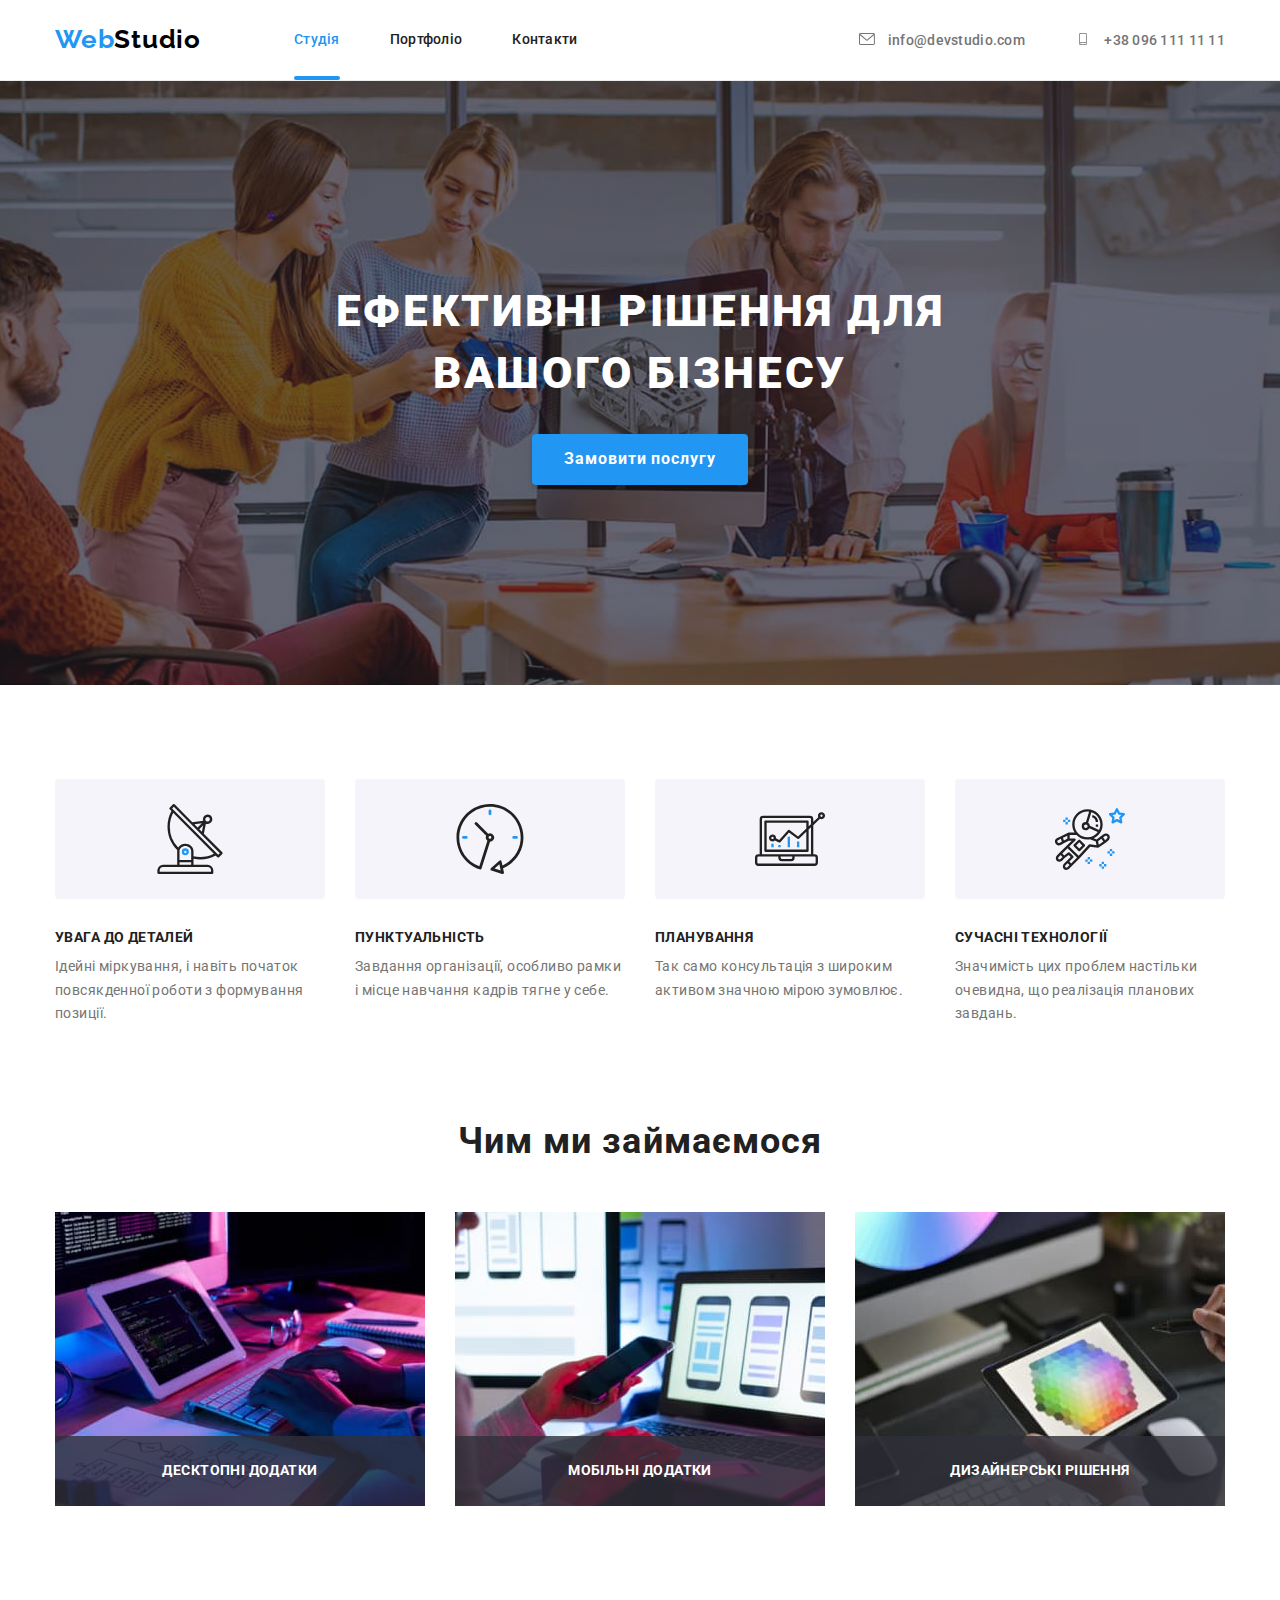
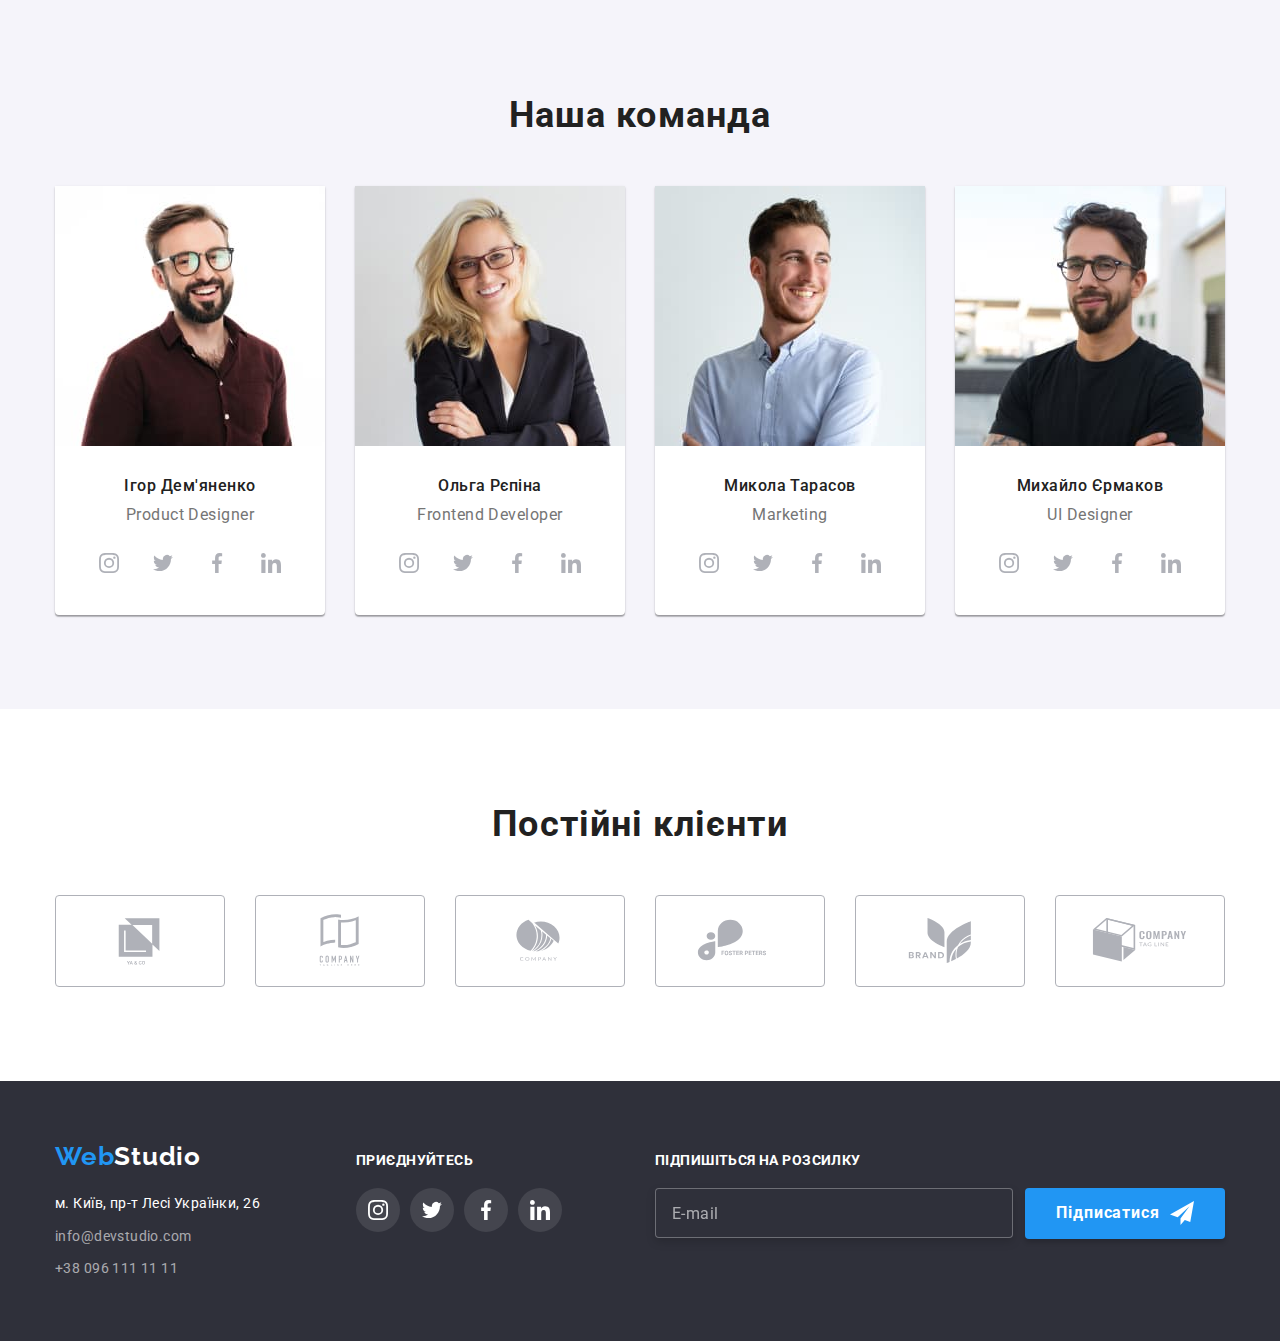
<file: index.html>
<!DOCTYPE html>
<html lang="uk">
  <head>
    <meta charset="UTF-8" />
    <meta name="viewport" content="width=device-width, initial-scale=1.0" />
    <title>Web Studio</title>
    <link rel="preconnect" href="https://fonts.googleapis.com" />
    <link rel="preconnect" href="https://fonts.gstatic.com" crossorigin />
    <link
      href="https://fonts.googleapis.com/css2?family=Oleo+Script&family=Raleway:wght@700&family=Roboto:wght@400;500;700;900&display=swap"
      rel="stylesheet"
    />
    <link
      rel="stylesheet"
      href="https://cdn.jsdelivr.net/npm/modern-normalize@1.1.0/modern-normalize.min.css"
    />
    <link rel="stylesheet" href="./css/styles.css" />
  </head>
  <body>
    <!--Шапка сайту-->
    <header class="page-header">
      <div class="container main-nav">
        <nav class="page-nav">
          <a href="./index.html" class="logo main-logo">
            <span class="logo-first">Web</span>Studio</a
          >
          <ul class="site-nav">
            <li class="item"><a href="" class="link current">Студія</a></li>
            <li class="item"><a href="./portfolio.html" class="link">Портфоліо</a></li>
            <li class="item"><a href="" class="link">Контакти</a></li>
          </ul>
        </nav>
        <ul class="contacts">
          <li class="item">
            <a class="link" href="mailto:info@devstudio.com">
              <svg class="contacts-icon" width="16px" height="12px">
                <use href="./images/icons.svg#icon-envelope"></use>
              </svg>
              info@devstudio.com
            </a>
          </li>
          <li class="item">
            <a class="link" href="tel:+380961111111">
              <svg class="contacts-icon" width="16px" height="12px">
                <use href="./images/icons.svg#icon-smartphone"></use>
              </svg>
              +38 096 111 11 11
            </a>
          </li>
        </ul>
      </div>
    </header>
    <main>
      <!--Герой-->
      <section class="hero overlay">
        <h1 class="hero-title">Ефективні рішення для вашого бізнесу</h1>
        <button data-modal-open type="button" class="button">Замовити послугу</button>
      </section>
      <!--Наші переваги-->
      <section class="advantages section">
        <div class="container">
          <h2 class="visually-hidden">Наші переваги</h2>
          <ul class="advantages-set">
            <li class="advantages-item">
              <div class="advantages-icons">
                <svg width="70px" height="70px">
                  <use href="./images/icons.svg#icon-antenna"></use>
                </svg>
              </div>
              <h3 class="title">УВАГА ДО ДЕТАЛЕЙ</h3>
              <p class="text">
                Ідейні міркування, і навіть початок повсякденної роботи з формування позиції.
              </p>
            </li>
            <li class="advantages-item">
              <div class="advantages-icons">
                <svg width="70px" height="70px">
                  <use href="./images/icons.svg#icon-clock"></use>
                </svg>
              </div>
              <h3 class="title">ПУНКТУАЛЬНІСТЬ</h3>
              <p class="text">
                Завдання організації, особливо рамки і місце навчання кадрів тягне у себе.
              </p>
            </li>
            <li class="advantages-item">
              <div class="advantages-icons">
                <svg width="70px" height="70px">
                  <use href="./images/icons.svg#icon-diagram"></use>
                </svg>
              </div>
              <h3 class="title">ПЛАНУВАННЯ</h3>
              <p class="text">Так само консультація з широким активом значною мірою зумовлює.</p>
            </li>
            <li class="advantages-item">
              <div class="advantages-icons">
                <svg width="70px" height="70px">
                  <use href="./images/icons.svg#icon-astronaut"></use>
                </svg>
              </div>
              <h3 class="title">СУЧАСНІ ТЕХНОЛОГІЇ</h3>
              <p class="text">
                Значимість цих проблем настільки очевидна, що реалізація планових завдань.
              </p>
            </li>
          </ul>
        </div>
      </section>
      <!--Чим ми займаємося-->
      <section class="work">
        <div class="container">
          <h2 class="section-title">Чим ми займаємося</h2>
          <ul class="work-set">
            <li class="work-item">
              <img src="./images/box-1.jpg" alt="Людина друкує на клавіатурі" width="370" />
              <div class="work-content">
                <p class="work-text">Десктопні додатки</p>
              </div>
            </li>
            <li class="work-item">
              <img src="./images/box-2.jpg" alt="Людина працює з мобільним телефоном" width="370" />
              <div class="work-content">
                <p class="work-text">Мобільні додатки</p>
              </div>
            </li>
            <li class="work-item">
              <img src="./images/box-3.jpg" alt="Людина працює на планшеті" width="370" />
              <div class="work-content">
                <p class="work-text">Дизайнерські рішення</p>
              </div>
            </li>
          </ul>
        </div>
      </section>
      <!--Наша команда-->
      <section class="team section">
        <div class="container">
          <h2 class="section-title">Наша команда</h2>
          <ul class="team-set">
            <li class="cards">
              <img src="./images/img-1.jpg" alt="Photo Ігор Дем'яненко" width="270" />
              <div class="cards-content">
                <h3 class="title">Ігор Дем'яненко</h3>
                <p lang="en" class="text">Product Designer</p>
                <ul class="social-list">
                  <li class="social-item">
                    <a href="" class="social-link">
                      <svg
                        lang="en"
                        aria-label="instagram icon"
                        class="social-icon"
                        width="20px"
                        height="20px"
                      >
                        <use href="./images/icons.svg#icon-instagram"></use>
                      </svg>
                    </a>
                  </li>
                  <li class="social-item">
                    <a href="" class="social-link">
                      <svg
                        lang="en"
                        aria-label="twitter icon"
                        class="social-icon"
                        width="20px"
                        height="20px"
                      >
                        <use href="./images/icons.svg#icon-twitter"></use>
                      </svg>
                    </a>
                  </li>
                  <li class="social-item">
                    <a href="" class="social-link">
                      <svg
                        lang="en"
                        aria-label="facebook icon"
                        class="social-icon"
                        width="20px"
                        height="20px"
                      >
                        <use href="./images/icons.svg#icon-facebook"></use>
                      </svg>
                    </a>
                  </li>
                  <li class="social-item">
                    <a href="" class="social-link">
                      <svg
                        lang="en"
                        aria-label="linkedin icon"
                        class="social-icon"
                        width="20px"
                        height="20px"
                      >
                        <use href="./images/icons.svg#icon-linkedin"></use>
                      </svg>
                    </a>
                  </li>
                </ul>
              </div>
            </li>
            <li class="cards">
              <img src="./images/img-2.jpg" alt="Photo Ольга Рєпіна" width="270" />
              <div class="cards-content">
                <h3 class="title">Ольга Рєпіна</h3>
                <p lang="en" class="text">Frontend Developer</p>
                <ul class="social-list">
                  <li class="social-item">
                    <a href="" class="social-link">
                      <svg
                        lang="en"
                        aria-label="instagram icon"
                        class="social-icon"
                        width="20px"
                        height="20px"
                      >
                        <use href="./images/icons.svg#icon-instagram"></use>
                      </svg>
                    </a>
                  </li>
                  <li class="social-item">
                    <a href="" class="social-link">
                      <svg
                        lang="en"
                        aria-label="twitter icon"
                        class="social-icon"
                        width="20px"
                        height="20px"
                      >
                        <use href="./images/icons.svg#icon-twitter"></use>
                      </svg>
                    </a>
                  </li>
                  <li class="social-item">
                    <a href="" class="social-link">
                      <svg
                        lang="en"
                        aria-label="facebook icon"
                        class="social-icon"
                        width="20px"
                        height="20px"
                      >
                        <use href="./images/icons.svg#icon-facebook"></use>
                      </svg>
                    </a>
                  </li>
                  <li class="social-item">
                    <a href="" class="social-link">
                      <svg
                        lang="en"
                        aria-label="linkedin icon"
                        class="social-icon"
                        width="20px"
                        height="20px"
                      >
                        <use href="./images/icons.svg#icon-linkedin"></use>
                      </svg>
                    </a>
                  </li>
                </ul>
              </div>
            </li>
            <li class="cards">
              <img src="./images/img-3.jpg" alt="Photo Микола Тарасов" width="270" />
              <div class="cards-content">
                <h3 class="title">Микола Тарасов</h3>
                <p lang="en" class="text">Marketing</p>
                <ul class="social-list">
                  <li class="social-item">
                    <a href="" class="social-link">
                      <svg
                        lang="en"
                        aria-label="instagram icon"
                        class="social-icon"
                        width="20px"
                        height="20px"
                      >
                        <use href="./images/icons.svg#icon-instagram"></use>
                      </svg>
                    </a>
                  </li>
                  <li class="social-item">
                    <a href="" class="social-link">
                      <svg
                        lang="en"
                        aria-label="twitter icon"
                        class="social-icon"
                        width="20px"
                        height="20px"
                      >
                        <use href="./images/icons.svg#icon-twitter"></use>
                      </svg>
                    </a>
                  </li>
                  <li class="social-item">
                    <a href="" class="social-link">
                      <svg
                        lang="en"
                        aria-label="facebook icon"
                        class="social-icon"
                        width="20px"
                        height="20px"
                      >
                        <use href="./images/icons.svg#icon-facebook"></use>
                      </svg>
                    </a>
                  </li>
                  <li class="social-item">
                    <a href="" class="social-link">
                      <svg
                        lang="en"
                        aria-label="linkedin icon"
                        class="social-icon"
                        width="20px"
                        height="20px"
                      >
                        <use href="./images/icons.svg#icon-linkedin"></use>
                      </svg>
                    </a>
                  </li>
                </ul>
              </div>
            </li>
            <li class="cards">
              <img src="./images/img-4.jpg" alt="Photo Михайло Єрмаков" width="270" />
              <div class="cards-content">
                <h3 class="title">Михайло Єрмаков</h3>
                <p lang="en" class="text">UI Designer</p>
                <ul class="social-list">
                  <li class="social-item">
                    <a href="" class="social-link">
                      <svg
                        lang="en"
                        aria-label="instagram icon"
                        class="social-icon"
                        width="20px"
                        height="20px"
                      >
                        <use href="./images/icons.svg#icon-instagram"></use>
                      </svg>
                    </a>
                  </li>
                  <li class="social-item">
                    <a href="" class="social-link">
                      <svg
                        lang="en"
                        aria-label="twitter icon"
                        class="social-icon"
                        width="20px"
                        height="20px"
                      >
                        <use href="./images/icons.svg#icon-twitter"></use>
                      </svg>
                    </a>
                  </li>
                  <li class="social-item">
                    <a href="" class="social-link">
                      <svg
                        lang="en"
                        aria-label="facebook icon"
                        class="social-icon"
                        width="20px"
                        height="20px"
                      >
                        <use href="./images/icons.svg#icon-facebook"></use>
                      </svg>
                    </a>
                  </li>
                  <li class="social-item">
                    <a href="" class="social-link">
                      <svg
                        lang="en"
                        aria-label="linkedin icon"
                        class="social-icon"
                        width="20px"
                        height="20px"
                      >
                        <use href="./images/icons.svg#icon-linkedin"></use>
                      </svg>
                    </a>
                  </li>
                </ul>
              </div>
            </li>
          </ul>
        </div>
      </section>
      <!-- Постійні клієнти -->
      <section class="section">
        <div class="container">
          <h2 class="section-title">Постійні клієнти</h2>
          <ul class="clients-list">
            <li class="clients-link">
              <a href="#" class="clients-box">
                <svg class="clients-icons" width="106px" height="60px">
                  <use href="./images/icons.svg#icon-client-1"></use>
                </svg>
              </a>
            </li>

            <li class="clients-link">
              <a href="#" class="clients-box">
                <svg class="clients-icons" width="106px" height="60px">
                  <use href="./images/icons.svg#icon-client-2"></use>
                </svg>
              </a>
            </li>

            <li class="clients-link">
              <a href="#" class="clients-box">
                <svg class="clients-icons" width="106px" height="60px">
                  <use href="./images/icons.svg#icon-client-3"></use>
                </svg>
              </a>
            </li>

            <li class="clients-link">
              <a href="#" class="clients-box">
                <svg class="clients-icons" width="106px" height="60px">
                  <use href="./images/icons.svg#icon-client-4"></use>
                </svg>
              </a>
            </li>

            <li class="clients-link">
              <a href="#" class="clients-box">
                <svg class="clients-icons" width="106px" height="60px">
                  <use href="./images/icons.svg#icon-client-5"></use>
                </svg>
              </a>
            </li>

            <li class="clients-link">
              <a href="#" class="clients-box">
                <svg class="clients-icons" width="106px" height="60px">
                  <use href="./images/icons.svg#icon-client-6"></use>
                </svg>
              </a>
            </li>
          </ul>
        </div>
      </section>
    </main>
    <footer class="footer">
      <div class="container">
        <div class="main-footer">
          <div class="footer-side">
            <a href="./index.html" class="logo"> <span class="logo-first">Web</span>Studio</a>
            <address class="footer-address">
              <ul>
                <li class="menu-address">
                  <a
                    href="https://goo.gl/maps/CPtrU1FHBa2aNyZL9"
                    target="_blank"
                    rel="noopener noreferrer nofollow"
                    class="addres"
                  >
                    м. Київ, пр-т Лесі Українки, 26</a
                  >
                </li>
                <li class="menu-address">
                  <a href="mailto:info@devstudio.com" class="link">info@devstudio.com</a>
                </li>
                <li class="menu-address">
                  <a href="tel:+380961111111" class="link">+38 096 111 11 11</a>
                </li>
              </ul>
            </address>
          </div>
          <div class="networks">
            <p class="networks-title">Приєднуйтесь</p>
            <ul class="networks-list">
              <li class="networks-link">
                <a href="#" class="networks-box">
                  <svg
                    lang="en"
                    aria-label="instagram-icon"
                    class="networks-icon"
                    width="20px"
                    height="20px"
                  >
                    <use href="./images/icons.svg#icon-instagram"></use>
                  </svg>
                </a>
              </li>
              <li class="networks-link">
                <a href="#" class="networks-box">
                  <svg
                    lang="en"
                    aria-label="twitter-icon"
                    class="networks-icon"
                    width="20px"
                    height="20px"
                  >
                    <use href="./images/icons.svg#icon-twitter"></use>
                  </svg>
                </a>
              </li>
              <li class="networks-link">
                <a href="#" class="networks-box">
                  <svg
                    lang="en"
                    aria-label="facebook-icon"
                    class="networks-icon"
                    width="20px"
                    height="20px"
                  >
                    <use href="./images/icons.svg#icon-facebook"></use>
                  </svg>
                </a>
              </li>
              <li class="networks-link">
                <a href="#" class="networks-box">
                  <svg
                    lang="en"
                    aria-label="linkedin-icon"
                    class="networks-icon"
                    width="20px"
                    height="20px"
                  >
                    <use href="./images/icons.svg#icon-linkedin"></use>
                  </svg>
                </a>
              </li>
            </ul>
          </div>
          <div class="mailing">
            <p class="mailing-title">Підпишіться на розсилку</p>
            <form class="mailing-form">
              <label>
                <input
                  type="email"
                  class="mailing-form-input"
                  name="user_email"
                  placeholder="E-mail"
                />
              </label>
              <button type="submit" class="mailing-form-button">
                Підписатися
                <svg
                  lang="en"
                  aria-label="send-icon"
                  class="mailing-icon"
                  width="24px"
                  height="24px"
                >
                  <use href="./images/icons.svg#icon-send"></use>
                </svg>
              </button>
            </form>
          </div>
        </div>
      </div>
    </footer>
    <!-- Модальне вікно -->
    <div class="backdrop is-hidden" data-modal>
      <div class="modal">
        <button class="modal-button-close" data-modal-close>
          <svg
            lang="en"
            aria-label="close-icon"
            class="modal-close-icon"
            width="11px"
            height="11px"
          >
            <use href="./images/icons.svg#icon-close"></use>
          </svg>
        </button>
        <p class="modal-title">Залиште свої дані, ми вам передзвонимо</p>
        <form class="contact-form">
          <div class="form-field">
            <label class="contact-form-label" for="user-name">Ім'я</label>
            <span class="contact-form-input-wrapper">
              <input
                class="contact-form-input"
                type="text"
                name="user_name"
                id="user-name"
                pattern="[a-zA-Zа-яА-ЯїЇіІ]+"
              />
              <svg lang="en" aria-label="person-icon" class="modal-icon" width="18px" height="18px">
                <use href="./images/icons.svg#icon-person"></use>
              </svg>
            </span>
          </div>
          <div class="form-field">
            <label class="contact-form-label" for="user-phone">Телефон</label>
            <span class="contact-form-input-wrapper">
              <input
                class="contact-form-input"
                type="tel"
                name="user_phone"
                id="user-phone"
                pattern="[0-9]{3}-[0-9]{3}-[0-9]{2}-[0-9]{2}"
                title="xxx-xxx-xx-xx"
              />
              <svg lang="en" aria-label="phone-icon" class="modal-icon" width="18px" height="18px">
                <use href="./images/icons.svg#icon-phone"></use>
              </svg>
            </span>
          </div>
          <div class="form-field">
            <label class="contact-form-label" for="user-email">Пошта</label>
            <span class="contact-form-input-wrapper">
              <input class="contact-form-input" type="email" name="user_email" id="user-email" />
              <svg lang="en" aria-label="email-icon" class="modal-icon" width="18px" height="18px">
                <use href="./images/icons.svg#icon-email"></use>
              </svg>
            </span>
          </div>
          <div class="form-field">
            <label class="contact-form-label" for="user-message">Коментар</label>
            <textarea
              class="contact-form-message"
              name="user_message"
              id="user-message"
              placeholder="Введіть текст"
            ></textarea>
          </div>
          <label class="form-check-field">
            <input class="form-check-input" type="checkbox" name="user_policy" required />
            <svg
              lang="en"
              aria-label="vector-check"
              class="form-own-checkbox"
              width="16px"
              height="15px"
            >
              <use class="form-own-checkbox-icon" href="./images/icons.svg#icon-check"></use>
            </svg>
            <span class="form-check-label">Погоджуюся з розсилкою та приймаю&nbsp;</span>
            <a class="form-check-label-text" href="">Умови договору</a></label
          >
          <div class="contact-form-button">
            <button class="contact-form-button-submit" type="submit">Відправити</button>
          </div>
        </form>
      </div>
    </div>
    <script src="./js/modal.js"></script>
  </body>
</html>
</file>
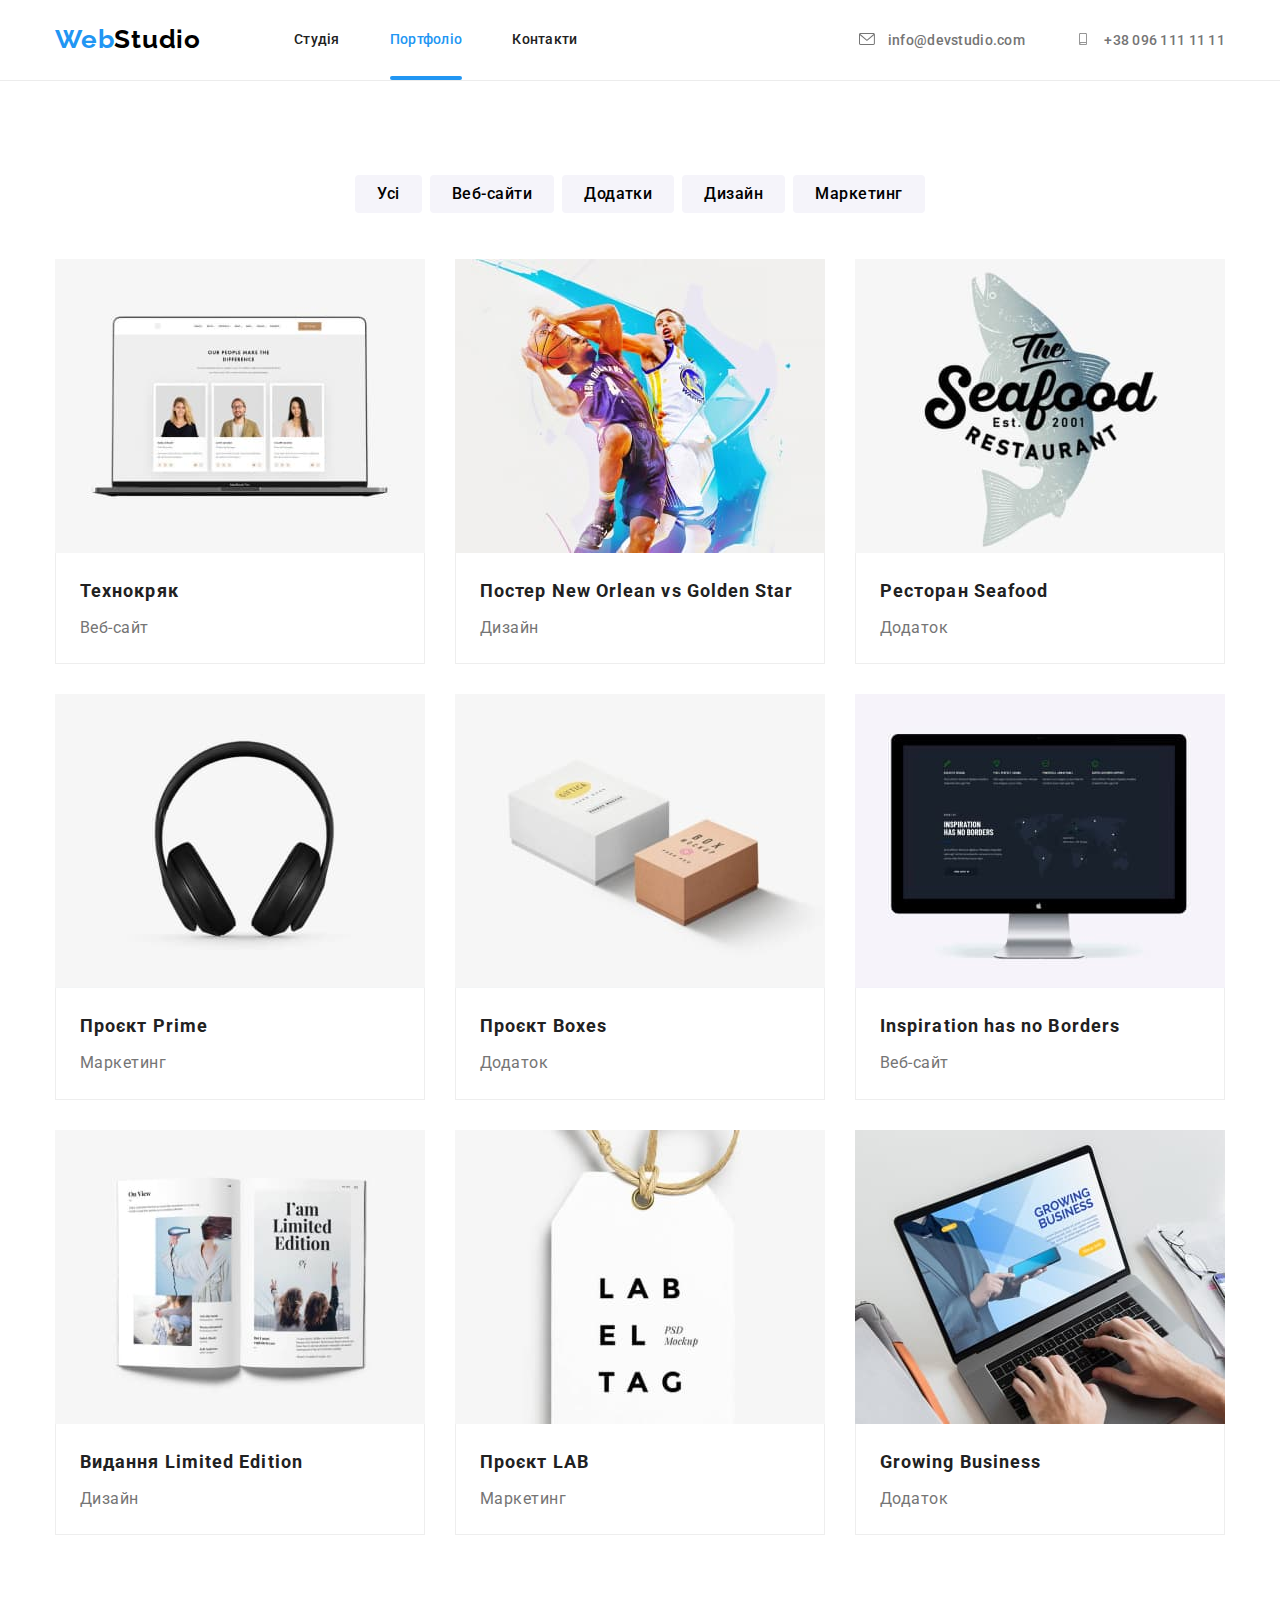
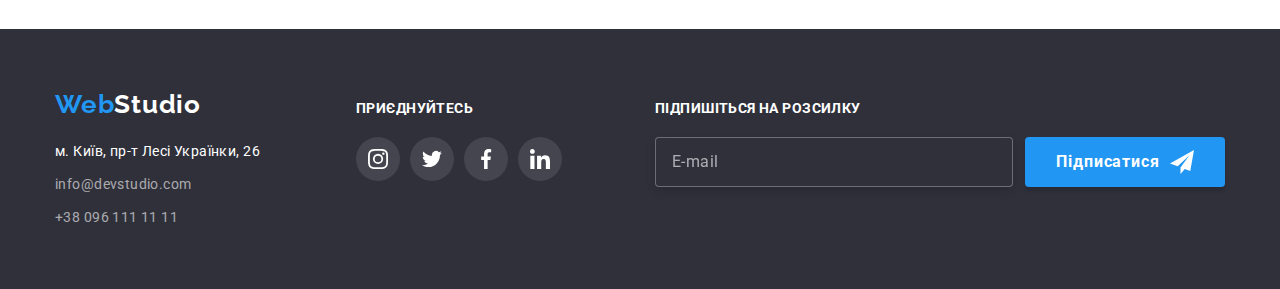
<file: portfolio.html>
<!DOCTYPE html>
<html lang="uk">
	<head>
		<meta charset="UTF-8" />
		<meta name="viewport" content="width=device-width, initial-scale=1.0" />
		<title>Portfolio</title>
		<link rel="preconnect" href="https://fonts.googleapis.com" />
		<link rel="preconnect" href="https://fonts.gstatic.com" crossorigin />
		<link
			href="https://fonts.googleapis.com/css2?family=Oleo+Script&family=Raleway:wght@700&family=Roboto:wght@400;500;700;900&display=swap"
			rel="stylesheet"
		/>
		<link rel="stylesheet" href="https://cdn.jsdelivr.net/npm/modern-normalize@1.1.0/modern-normalize.min.css" />
		<link rel="stylesheet" href="./css/styles.css" />
	</head>
	<body>
		<!--Шапка сайту-->
		<header class="page-header">
			<div class="container main-nav">
				<nav class="page-nav">
					<a href="./index.html" class="logo main-logo"> <span class="logo-first">Web</span>Studio</a>
					<ul class="site-nav">
						<li class="item"><a href="./index.html" class="link">Студія</a></li>
						<li class="item"><a href="" class="link current">Портфоліо</a></li>
						<li class="item"><a href="" class="link">Контакти</a></li>
					</ul>
				</nav>
				<ul class="contacts">
					<li class="item">
						<a class="link" href="mailto:info@devstudio.com">
							<svg class="contacts-icon" width="16px" height="12px">
								<use href="./images/icons.svg#icon-envelope"></use>
							</svg>
							info@devstudio.com
						</a>
					</li>
					<li class="item">
						<a class="link" href="tel:+380961111111">
							<svg class="contacts-icon" width="16px" height="12px">
								<use href="./images/icons.svg#icon-smartphone"></use>
							</svg>
							+38 096 111 11 11
						</a>
					</li>
				</ul>
			</div>
		</header>
		<main>
			<section class="portfolio section">
				<div class="container">
					<h1 class="visually-hidden">Портфоліо</h1>
					<ul class="portfolio-filters">
						<li class="filters-item"><button type="button" class="next-buttons">Усі</button></li>
						<li class="filters-item"><button type="button" class="next-buttons">Веб-сайти</button></li>
						<li class="filters-item"><button type="button" class="next-buttons">Додатки</button></li>
						<li class="filters-item"><button type="button" class="next-buttons">Дизайн</button></li>
						<li class="filters-item"><button type="button" class="next-buttons">Маркетинг</button></li>
					</ul>
					<ul class="portfolio-list">
						<li class="portfolio-item">
							<a class="portfolio-link" href="">
								<div class="portfolio-overlay">
									<img src="./images/portfolio-1.jpg" alt="Фото веб-сайту" width="370" />
									<p class="portfolio-actions"
										>Ресурс пропонує комплексні пропозиції з різним рівнем функціоналу та сервісів. Все це дозволить
										відвідувачу отримати вичерпні відомості про компанію чи приватну особу.</p
									></div
								>
								<div class="portfolio-content">
									<h2 class="title">Технокряк</h2>
									<p class="text">Веб-сайт</p>
								</div>
							</a>
						</li>

						<li class="portfolio-item">
							<a class="portfolio-link" href="">
								<div class="portfolio-overlay">
									<img src="./images/portfolio-2.jpg" alt="Постер New Orlean vs Golden Star" width="370" />
									<p class="portfolio-actions"
										>Ресурс пропонує комплексні пропозиції з різним рівнем функціоналу та сервісів. Все це дозволить
										відвідувачу отримати вичерпні відомості про компанію чи приватну особу.</p
									>
								</div>
								<div class="portfolio-content">
									<h2 class="title">Постер New Orlean vs Golden Star</h2>
									<p class="text"> Дизайн </p>
								</div>
							</a>
						</li>

						<li class="portfolio-item">
							<a class="portfolio-link" href="">
								<div class="portfolio-overlay">
									<img src="./images/portfolio-3.jpg" alt="Лого ресторану Seafood" width="370" />
									<p class="portfolio-actions"
										>Ресурс пропонує комплексні пропозиції з різним рівнем функціоналу та сервісів. Все це дозволить
										відвідувачу отримати вичерпні відомості про компанію чи приватну особу.</p
									>
								</div>
								<div class="portfolio-content">
									<h2 class="title">Ресторан Seafood</h2>
									<p class="text">Додаток</p>
								</div>
							</a>
						</li>

						<li class="portfolio-item">
							<a class="portfolio-link" href="">
								<div class="portfolio-overlay">
									<img src="./images/portfolio-4.jpg" alt="Фото наушників" width="370" />
									<p class="portfolio-actions"
										>Ресурс пропонує комплексні пропозиції з різним рівнем функціоналу та сервісів. Все це дозволить
										відвідувачу отримати вичерпні відомості про компанію чи приватну особу.</p
									>
								</div>
								<div class="portfolio-content">
									<h2 class="title">Проєкт Prime</h2>
									<p class="text">Маркетинг</p>
									<p></p>
								</div>
							</a>
						</li>

						<li class="portfolio-item">
							<a class="portfolio-link" href="">
								<div class="portfolio-overlay">
									<img src="./images/portfolio-5.jpg" alt="Фото двох коробок" width="370" />
									<p class="portfolio-actions"
										>Ресурс пропонує комплексні пропозиції з різним рівнем функціоналу та сервісів. Все це дозволить
										відвідувачу отримати вичерпні відомості про компанію чи приватну особу.</p
									>
								</div>
								<div class="portfolio-content">
									<h2 class="title">Проєкт Boxes</h2>
									<p class="text">Додаток</p>
									<p></p>
								</div>
							</a>
						</li>

						<li class="portfolio-item">
							<a class="portfolio-link" href="">
								<div class="portfolio-overlay">
									<img src="./images/portfolio-6.jpg" alt="Фото монітора" width="370" />
									<p class="portfolio-actions"
										>Ресурс пропонує комплексні пропозиції з різним рівнем функціоналу та сервісів. Все це дозволить
										відвідувачу отримати вичерпні відомості про компанію чи приватну особу.</p
									>
								</div>
								<div class="portfolio-content">
									<h2 class="title">Inspiration has no Borders</h2>
									<p class="text">Веб-сайт</p>
									<p></p>
								</div>
							</a>
						</li>

						<li class="portfolio-item">
							<a class="portfolio-link" href="">
								<div class="portfolio-overlay">
									<img src="./images/portfolio-7.jpg" alt="Фото розкритої книги" width="370" />
									<p class="portfolio-actions"
										>Ресурс пропонує комплексні пропозиції з різним рівнем функціоналу та сервісів. Все це дозволить
										відвідувачу отримати вичерпні відомості про компанію чи приватну особу.</p
									>
								</div>
								<div class="portfolio-content"
									><h2 class="title">Видання Limited Edition</h2>
									<p class="text">Дизайн</p>
									<p></p>
								</div>
							</a>
						</li>

						<li class="portfolio-item">
							<a class="portfolio-link" href="">
								<div class="portfolio-overlay">
									<img src="./images/portfolio-8.jpg" alt="Фото бірки з логотипом" width="370" />
									<p class="portfolio-actions"
										>Ресурс пропонує комплексні пропозиції з різним рівнем функціоналу та сервісів. Все це дозволить
										відвідувачу отримати вичерпні відомості про компанію чи приватну особу.</p
									>
								</div>
								<div class="portfolio-content"
									><h2 class="title">Проєкт LAB</h2>
									<p class="text">Маркетинг</p>
									<p></p>
								</div>
							</a>
						</li>

						<li class="portfolio-item">
							<a class="portfolio-link" href="">
								<div class="portfolio-overlay">
									<img src="./images/portfolio-9.jpg" alt="Відкритий ноутбук" width="370" />
									<p class="portfolio-actions"
										>Ресурс пропонує комплексні пропозиції з різним рівнем функціоналу та сервісів. Все це дозволить
										відвідувачу отримати вичерпні відомості про компанію чи приватну особу.</p
									>
								</div>
								<div class="portfolio-content"
									><h2 class="title">Growing Business</h2>
									<p class="text">Додаток</p>
									<p></p>
								</div>
							</a>
						</li>
					</ul>
				</div>
			</section>
		</main>
		<footer class="footer">
			<div class="container">
			  <div class="main-footer">
				<div class="footer-side">
				  <a href="./index.html" class="logo"> <span class="logo-first">Web</span>Studio</a>
				  <address class="footer-address">
					<ul>
					  <li class="menu-address">
						<a
						  href="https://goo.gl/maps/CPtrU1FHBa2aNyZL9"
						  target="_blank"
						  rel="noopener noreferrer nofollow"
						  class="addres"
						>
						  м. Київ, пр-т Лесі Українки, 26</a
						>
					  </li>
					  <li class="menu-address">
						<a href="mailto:info@devstudio.com" class="link">info@devstudio.com</a>
					  </li>
					  <li class="menu-address">
						<a href="tel:+380961111111" class="link">+38 096 111 11 11</a>
					  </li>
					</ul>
				  </address>
				</div>
				<div class="networks">
				  <p class="networks-title">Приєднуйтесь</p>
				  <ul class="networks-list">
					<li class="networks-link">
					  <a href="#" class="networks-box">
						<svg
						  lang="en"
						  aria-label="instagram-icon"
						  class="networks-icon"
						  width="20px"
						  height="20px"
						>
						  <use href="./images/icons.svg#icon-instagram"></use>
						</svg>
					  </a>
					</li>
					<li class="networks-link">
					  <a href="#" class="networks-box">
						<svg
						  lang="en"
						  aria-label="twitter-icon"
						  class="networks-icon"
						  width="20px"
						  height="20px"
						>
						  <use href="./images/icons.svg#icon-twitter"></use>
						</svg>
					  </a>
					</li>
					<li class="networks-link">
					  <a href="#" class="networks-box">
						<svg
						  lang="en"
						  aria-label="facebook-icon"
						  class="networks-icon"
						  width="20px"
						  height="20px"
						>
						  <use href="./images/icons.svg#icon-facebook"></use>
						</svg>
					  </a>
					</li>
					<li class="networks-link">
					  <a href="#" class="networks-box">
						<svg
						  lang="en"
						  aria-label="linkedin-icon"
						  class="networks-icon"
						  width="20px"
						  height="20px"
						>
						  <use href="./images/icons.svg#icon-linkedin"></use>
						</svg>
					  </a>
					</li>
				  </ul>
				</div>
				<div class="mailing">
				  <p class="mailing-title">Підпишіться на розсилку</p>
				  <form class="mailing-form">
					<label>
					  <input
						type="email"
						class="mailing-form-input"
						name="user_email"
						placeholder="E-mail"
					  />
					</label>
					<button type="submit" class="mailing-form-button">
					  Підписатися
					  <svg
						lang="en"
						aria-label="send-icon"
						class="mailing-icon"
						width="24px"
						height="24px"
					  >
						<use href="./images/icons.svg#icon-send"></use>
					  </svg>
					</button>
				  </form>
				</div>
			  </div>
			</div>
		  </footer>
	</body>
</html>
</file>
<file: css/styles.css>
:root {
  --primary-text-color: #212121;
  --accent-color: #2196f3;
  --logo-color: #000000;
  --secondary-color: #757575;
  --selection-color: #ffffff;
  --primary-background-color: #ffffff;
  --secondary-background-color: #f5f4fa;
  --accent-background-color: #2f303a;
  --box-shadow-color: rgba(0, 0, 0, 0.15);
  --transition-dur-and-funk: 250ms cubic-bezier(0.4, 0, 0.2, 1);
}

h1,
h2,
h3,
p {
  margin-bottom: 0;
  margin-top: 0;
}

ul {
  list-style: none;
  margin-top: 0;
  margin-bottom: 0;
  padding-left: 0;
}

button {
  cursor: pointer;
  border: transparent;
}

a {
  text-decoration: none;
}

img {
  display: block;
  max-width: 100%;
  height: auto;
}

body {
  color: var(--primary-text-color);
  background-color: var(--primary-background-color);
  font-family: Roboto, sans-serif;
}

.visually-hidden {
  position: absolute;
  white-space: nowrap;
  width: 1px;
  height: 1px;
  overflow: hidden;
  border: 0;
  padding: 0;
  clip: rect(0 0 0 0);
  clip-path: inset(50%);
  margin: -1px;
}

/* Container */

.container {
  width: 1200px;
  padding-left: 15px;
  padding-right: 15px;
  margin: 0 auto;
}

/* Header */

.page-header {
  border-bottom: 1px solid #ececec;
}

.main-nav {
  display: flex;
  align-items: center;
}

.page-nav,
.site-nav,
.contacts {
  display: flex;
}

.site-nav .item:not(:last-child) {
  margin-right: 50px;
}

.site-nav .link {
  display: block;
  padding-top: 32px;
  padding-bottom: 32px;

  color: var(--primary-text-color);
  font-weight: 500;
  font-size: 14px;
  line-height: 1.14;
  letter-spacing: 0.02em;

  transition: color var(--transition-dur-and-funk);
}

.site-nav .link:hover,
.site-nav .link:focus {
  color: var(--accent-color);
}

.site-nav .link.current {
  color: var(--accent-color);
  position: relative;
  padding-bottom: -1px;
}

.current::after {
  content: "";
  position: absolute;
  bottom: 0;
  left: 0;
  width: 100%;
  height: 4px;
  background: var(--accent-color);
  border-radius: 2px;
}

.contacts {
  margin-left: auto;
}

.contacts .link {
  color: var(--secondary-color);
  font-weight: 500;
  font-size: 14px;
  line-height: 1.14;
  letter-spacing: 0.02em;

  transition: color var(--transition-dur-and-funk);
}

.contacts .link:hover,
.contacts .link:focus {
  color: var(--accent-color);
}

.contacts .item:not(:last-child) {
  margin-right: 50px;
}

.contacts-icon {
  margin-right: 10px;
  fill: currentColor;
}

/* Logo */

.main-logo {
  padding-top: 24px;
  padding-bottom: 25px;
  margin-right: 93px;
}

.logo {
  color: var(--logo-color);
  font-family: Raleway, sans-serif;
  font-weight: 700;
  font-size: 26px;
  line-height: 1.2;
  letter-spacing: 0.03em;
}

.logo-first {
  color: var(--accent-color);
}

/* Hero */

.hero {
  background-color: #c4c4c4;
  text-align: center;
  padding-top: 200px;
  padding-bottom: 200px;
}

.hero-title {
  margin-bottom: 30px;
  width: 696px;
  margin-right: auto;
  margin-left: auto;

  color: var(--selection-color);
  font-weight: 900;
  font-size: 44px;
  line-height: 1.4;
  letter-spacing: 0.06em;
  text-transform: uppercase;
}

.button {
  padding: 10px 32px;
  min-width: 216px;
  background-color: var(--accent-color);
  box-shadow: 0px 4px 4px var(--box-shadow-color);
  border-radius: 4px;
  color: var(--selection-color);
  font-weight: 700;
  font-size: 16px;
  line-height: 1.9;
  letter-spacing: 0.06em;

  transition: background-color var(--transition-dur-and-funk);
}

.buttons:hover,
.buttons:focus {
  background-color: #188ce8;
  box-shadow: 0px 4px 4px var(--box-shadow-color);
  border-radius: 4px;
}

/* Overlay */

.overlay {
  max-width: 1600px;
  min-height: 600px;
  margin-left: auto;
  margin-right: auto;
  background-color: #c4c4c4;
  background-image: linear-gradient(to right, rgba(47, 48, 58, 0.4), rgba(47, 48, 58, 0.4)),
    url(../images/hero.jpg);
  background-position: center;
  background-size: cover;
}

/* Section */

.section {
  padding-top: 94px;
  padding-bottom: 94px;
}

.section-title {
  margin-bottom: 50px;

  font-weight: 700;
  font-size: 36px;
  line-height: 42px;
  text-align: center;
  letter-spacing: 0.03em;
}

/* advantages */

.advantages-set {
  display: flex;
  flex-wrap: wrap;
  gap: 30px;
}

.advantages-item {
  flex-basis: calc((100% - 90px) / 4);
}

.advantages-icons {
  display: flex;
  justify-content: center;
  align-items: center;

  height: 120px;
  background-color: #f5f4fa;
  border-radius: 4px;
  margin-bottom: 30px;
}

.advantages .title {
  margin-bottom: 10px;

  font-weight: 700;
  font-size: 14px;
  line-height: 16px;
  letter-spacing: 0.03em;
  text-transform: uppercase;
}

.advantages .text {
  color: var(--secondary-color);
  font-weight: 400;
  font-size: 14px;
  line-height: 1.7;
  letter-spacing: 0.03em;
}

/* Work */

.work {
  padding-bottom: 94px;
}

.work-set {
  display: flex;
  flex-wrap: wrap;
  gap: 30px;
}

.work-item {
  position: relative;

  flex-basis: calc((100% - 60px) / 3);
}

.work-content {
  display: flex;
  align-items: center;
  justify-content: center;
  position: absolute;
  bottom: 0;
  right: 0;
  width: 100%;
  height: 70px;
  background-color: rgba(47, 48, 58, 0.8);
}

.work-text {
  font-weight: 700;
  font-size: 14px;
  line-height: 1.14;
  letter-spacing: 0.03em;
  text-transform: uppercase;

  color: var(--selection-color);
}

/* team */

.team {
  background-color: var(--secondary-background-color);
}

.team .title {
  font-weight: 500;
  font-size: 16px;
  line-height: 1.2;
  text-align: center;
  letter-spacing: 0.03em;
}

.team-set {
  display: flex;
  flex-wrap: wrap;
  gap: 30px;
}

.team .text {
  color: var(--secondary-color);
  font-weight: 400;
  font-size: 16px;
  line-height: 1.2;
  text-align: center;
  letter-spacing: 0.03em;
  margin-bottom: 16px;
}

.cards {
  flex-basis: calc((100% - 90px) / 4);

  background-color: var(--primary-background-color);
  border-radius: 0px 0px 4px 4px;
  box-shadow: 0px 1px 3px rgba(0, 0, 0, 0.12), 0px 1px 1px rgba(0, 0, 0, 0.14),
    0px 2px 1px rgba(0, 0, 0, 0.2);
}

.cards-content {
  padding-top: 30px;
  padding-bottom: 30px;
}

.cards .title {
  margin-bottom: 10px;
}

.social-list {
  display: flex;
  justify-content: center;
  column-gap: 10px;
}

.social-link {
  display: flex;
  align-items: center;
  justify-content: center;
  width: 44px;
  height: 44px;
  border-radius: 50%;

  transition: background-color var(--transition-dur-and-funk);
}

.social-link:hover,
.social-link:focus {
  background-color: var(--accent-color);
}

.social-icon {
  fill: #afb1b8;
  transition: fill var(--transition-dur-and-funk);
}

.social-link:hover .social-icon,
.social-link:focus .social-icon {
  fill: var(--selection-color);
}

/* Clients */

.clients-list {
  display: flex;
  align-items: center;
}

.clients-link:not(:last-child) {
  margin-right: 30px;
}

.clients-box {
  display: flex;
  justify-content: center;
  align-items: center;

  border: 1px solid #afb1b8;
  border-radius: 4px;
  width: 170px;
  height: 92px;
  color: #afb1b8;

  transition: color var(--transition-dur-and-funk), border var(--transition-dur-and-funk);
}

.clients-box:hover,
.clients-box:focus {
  color: var(--accent-color);
  border: 1px solid var(--accent-color);
}

.clients-icons {
  fill: currentColor;
}

/*Footer */

.footer {
  padding-top: 60px;
  padding-bottom: 60px;
  background-color: var(--accent-background-color);
}

.main-footer {
  display: flex;
  align-items: baseline;
}

.footer-side {
  display: inline-block;
}

.footer .logo {
  color: var(--selection-color);
}

.footer-address {
  width: 231px;
  margin-right: 70px;
  margin-top: 20px;
}

.addres {
  color: var(--selection-color);
  font-style: normal;
  font-weight: 400;
  font-size: 14px;
  line-height: 1.7;
  letter-spacing: 0.03em;
}

.footer .link {
  color: rgba(255, 255, 255, 0.6);
  font-style: normal;
  font-weight: 400;
  font-size: 14px;
  line-height: 1.7;
  letter-spacing: 0.03em;

  transition: color var(--transition-dur-and-funk);
}

.footer .link:hover,
.footer .link:focus {
  color: var(--accent-color);
}

.menu-address:not(:last-child) {
  margin-bottom: 9px;
}

/* Networks */

.networks-title,
.mailing-title {
  font-weight: 700;
  font-size: 14px;
  line-height: 1.14;
  letter-spacing: 0.03em;
  text-transform: uppercase;
  color: var(--selection-color);
  margin-bottom: 20px;
}

.networks-list {
  display: flex;
  align-items: center;
  column-gap: 10px;
}

.networks-box {
  display: flex;
  align-items: center;
  justify-content: center;
  width: 44px;
  height: 44px;
  border-radius: 50%;
  background-color: rgba(255, 255, 255, 0.1);

  transition: background-color var(--transition-dur-and-funk);
}

.networks-icon {
  fill: var(--selection-color);
}

.networks-box:hover,
.networks-box:focus {
  background-color: var(--accent-color);
}

/* Mailing */

.mailing {
  margin-left: auto;
}

.mailing-form {
  display: flex;
}

.mailing-form-input {
  width: 358px;
  height: 50px;
  border: 1px solid rgba(255, 255, 255, 0.3);
  filter: drop-shadow(0px 4px 4px rgba(0, 0, 0, 0.15));
  border-radius: 4px;
  background-color: var(--accent-background-color);
  margin-right: 12px;
  padding-left: 16px;
}

.mailing-form-input:focus {
  font-weight: 400;
  font-size: 16px;
  line-height: 1.25;
  letter-spacing: 0.03em;
  color: rgba(255, 255, 255, 0.6);
}

.mailing-form-button {
  position: relative;

  width: 200px;
  font-weight: 700;
  font-size: 16px;
  line-height: 1.88;
  align-items: center;
  text-align: center;
  letter-spacing: 0.06em;
  color: var(--selection-color);
  background-color: var(--accent-color);
  box-shadow: 0px 4px 4px var(--box-shadow-color);
  border-radius: 4px;
  padding: 10px 62px 10px 28px;
}

.mailing-form-input::placeholder {
  font-weight: 400;
  font-size: 16px;
  line-height: 1.25;
  letter-spacing: 0.03em;
  color: rgba(255, 255, 255, 0.6);
}

.mailing-form-input:focus {
  outline: none;
}

.mailing-form-button:hover,
.mailing-form-button:focus {
  background-color: var(--accent-color);
  box-shadow: 0px 4px 4px var(--box-shadow-color);
  border-radius: 4px;
}

.mailing-icon {
  position: absolute;
  top: 13px;
  margin-left: 10px;
}

/* Portfolio */

.next-buttons {
  padding: 6px 22px;

  background-color: var(--secondary-background-color);
  font-weight: 500;
  font-size: 16px;
  line-height: 1.6;
  letter-spacing: 0.03em;
  border-radius: 4px;
  border: 0;

  transition: background-color var(--transition-dur-and-funk), color var(--transition-dur-and-funk),
    box-shadow var(--transition-dur-and-funk);
}

.next-buttons:hover,
.next-buttons:focus {
  background-color: var(--accent-color);
  color: var(--selection-color);
  box-shadow: 0px 3px 1px rgba(0, 0, 0, 0.1), 0px 1px 2px rgba(0, 0, 0, 0.08),
    0px 2px 2px rgba(0, 0, 0, 0.12);
}

.portfolio-list .title {
  color: var(--primary-text-color);
  font-weight: 700;
  font-size: 18px;
  line-height: 2;
  letter-spacing: 0.06em;
}

.portfolio-list .text {
  color: var(--secondary-color);
  font-weight: 400;
  font-size: 16px;
  line-height: 1.9;
  letter-spacing: 0.03em;
}

.portfolio-filters {
  display: flex;
  justify-content: center;
  margin-bottom: 46px;
}

.filters-item:not(:last-child) {
  margin-right: 8px;
}

.portfolio-list {
  display: flex;
  flex-wrap: wrap;
  gap: 30px;
}

.portfolio-item {
  flex-basis: calc((100% - 60px) / 3);
}

.portfolio-item .text {
  margin-top: 4px;
}

.portfolio-content {
  padding: 20px 24px;
  border-left: 1px solid #eeeeee;
  border-right: 1px solid #eeeeee;
  border-bottom: 1px solid #eeeeee;
}

.portfolio-link {
  display: block;

  transition: box-shadow var(--transition-dur-and-funk);
}

.portfolio-link:hover,
.portfolio-link:focus {
  box-shadow: 0px 1px 1px rgba(0, 0, 0, 0.12), 0px 4px 4px rgba(0, 0, 0, 0.06),
    1px 4px 6px rgba(0, 0, 0, 0.16);
}

.portfolio-overlay {
  position: relative;
  overflow: hidden;
}

.portfolio-actions {
  position: absolute;
  top: 0;
  left: 0;
  height: 100%;

  background-color: rgba(33, 150, 243, 0.9);
  color: var(--selection-color);
  font-weight: 400;
  font-size: 18px;
  line-height: 1.56;
  letter-spacing: 0.03em;
  padding: 63px 24px;
  overflow: auto;
  transform: translateY(100%);
  transition: transform var(--transition-dur-and-funk);
}

.portfolio-link:hover .portfolio-actions,
.portfolio-link:focus .portfolio-actions {
  transform: translateY(0%);
}

/* Modal */

.backdrop {
  position: fixed;
  top: 0;
  left: 0;
  z-index: 100;
  width: 100%;
  height: 100%;
  background-color: rgba(0, 0, 0, 0.2);

  opacity: 1;
  transition: opacity var(--transition-dur-and-funk), visibility var(--transition-dur-and-funk);
}

.backdrop.is-hidden {
  opacity: 0;
  visibility: hidden;
  pointer-events: none;
}

.backdrop.is-hidden .modal {
  transform: translate(-50%, -50%) scale(1.1);
}

.modal {
  position: absolute;
  top: 50%;
  left: 50%;

  min-width: 528px;
  min-height: 581px;
  background-color: var(--secondary-background-color);
  box-shadow: 0px 1px 3px rgba(0, 0, 0, 0.12), 0px 1px 1px rgba(0, 0, 0, 0.14),
    0px 2px 1px rgba(0, 0, 0, 0.2);
  border-radius: 4px;
  padding: 40px;

  transform: translate(-50%, -50%) scale(1);
  transition: transform var(--transition-dur-and-funk);
}

.modal-button-close {
  position: absolute;
  top: 0;
  right: 0;
  display: flex;
  align-items: center;
  justify-content: center;

  margin: 8px;
  width: 30px;
  height: 30px;
  border-radius: 50%;
  border: 1px solid rgba(0, 0, 0, 0.1);
  background-color: var(--secondary-background-color);

  transition: fill var(--transition-dur-and-funk);
}

.modal-button-close:hover,
.modal-button-close:focus {
  fill: var(--accent-color);
}

/* Modal form */

.modal-title {
  font-weight: 700;
  font-size: 20px;
  line-height: 1.15;
  text-align: center;
  letter-spacing: 0.03em;
  color: var(--primary-text-color);
  margin-bottom: 12px;
}

.form-field {
  display: flex;
  flex-direction: column;
}

.form-field:not(:last-child) {
  margin-bottom: 10px;
}

.contact-form-input {
  margin: 0;
  padding-left: 42px;
  width: 100%;
  height: 40px;
  border: 1px solid rgba(33, 33, 33, 0.2);
  border-radius: 4px;
  background-color: var(--secondary-background-color);
  
  transition: border-color var(--transition-dur-and-funk);
}

.contact-form-input-wrapper {
  position: relative;
  display: block;
}

.modal-icon {
  position: absolute;
  top: 50%;
  left: 12px;

  transform: translateY(-50%);
  transition: fill var(--transition-dur-and-funk);
}

.contact-form-input:focus + .modal-icon {
  fill: var(--accent-color);
}

.contact-form-input:focus,
.contact-form-message:focus {
  outline: none;
  border-color: var(--accent-color);
}

.contact-form-label {
  margin-bottom: 4px;
  font-weight: 400;
  font-size: 12px;
  line-height: 14px;
  letter-spacing: 0.01em;
  color: var(--secondary-color);
}

.contact-form-message::placeholder {
  font-weight: 400;
  font-size: 12px;
  line-height: 1.17;
  letter-spacing: 0.01em;
  color: rgba(117, 117, 117, 0.5);
}

.contact-form-message {
  height: 120px;
  padding: 12px 16px;
  resize: none;
  border: 1px solid rgba(33, 33, 33, 0.2);
  border-radius: 4px;
  background-color: var(--secondary-background-color);
}

.form-check-field {
  display: flex;
  align-items: center;
  justify-content: center;
  margin-bottom: 30px;
  margin-top: 20px;
}

.form-check-input {
  position: absolute;
  white-space: nowrap;
  width: 1px;
  height: 1px;
  overflow: hidden;
  border: 0;
  padding: 0;
  clip: rect(0 0 0 0);
  clip-path: inset(50%);
  margin: -1px;
}

.form-check-label {
  font-weight: 400;
  font-size: 14px;
  line-height: 24px;
  letter-spacing: 0.03em;
  color: var(--secondary-color);
}

.form-check-label-text {
  font-weight: 400;
  font-size: 14px;
  line-height: 24px;
  letter-spacing: 0.03em;
  color: var(--accent-color);
  text-decoration-line: underline;
}

.form-own-checkbox {
  border: 1px solid #000000;
  border-radius: 2px;
  cursor: pointer;
  margin-right: 8px;
  
}

.form-own-checkbox-icon {
  display: none;
}

.form-check-input:checked + .form-own-checkbox .form-own-checkbox-icon {
  display: block;
}

.form-check-input:checked + .form-own-checkbox {
  border: var(--accent-color);
}

.contact-form-button {
  text-align: center;
}

.contact-form-button-submit {
  min-width: 200px;
  font-weight: 700;
  font-size: 16px;
  line-height: 30px;
  letter-spacing: 0.06em;
  color: var(--selection-color);
  background-color: var(--accent-color);
  box-shadow: 0px 4px 4px var(--box-shadow-color);
  border-radius: 4px;
  padding: 10px 52px;
  transition: background-color var(--transition-dur-and-funk);
}

.contact-form-button-submit:hover,
.contact-form-button-submit:focus {
  background-color: var(--accent-color);
}
</file>
